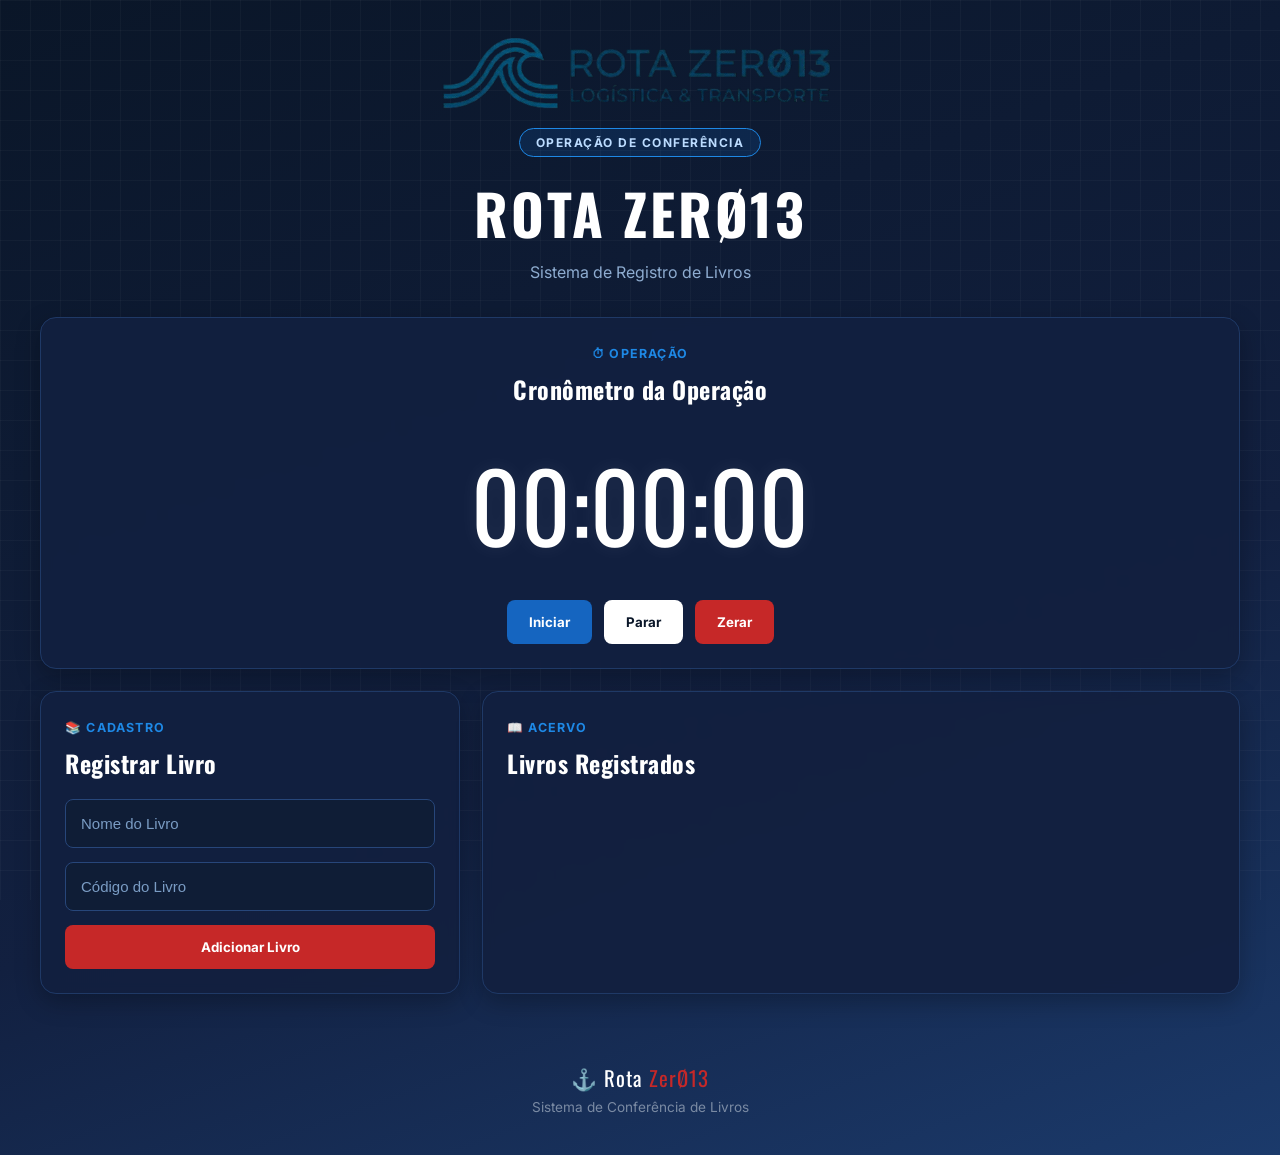
<file: index.html>
<!DOCTYPE html>
<html lang="pt-BR">
<head>

<meta charset="UTF-8">

<meta name="viewport"
content="width=device-width, initial-scale=1.0, maximum-scale=1.0, user-scalable=no">

<title>Rota Zer013 - Conferência de Livros</title>

<link href="https://fonts.googleapis.com/css2?family=Inter:wght@400;500;600;700&family=Oswald:wght@400;600;700&display=swap" rel="stylesheet">

<link rel="stylesheet" href="style.css">

</head>

<body>

<div class="background-grid"></div>

<header>

  <div class="logo-container">

    <img src="rota013.png" alt="Logo Rota">

    <div class="hero-badge">
      Operação de Conferência
    </div>

    <h1>ROTA ZERØ13</h1>

    <p class="subtitle">
      Sistema de Registro de Livros
    </p>

  </div>

</header>

<main>

  <!-- CRONÔMETRO -->

  <section class="timer-section">

    <div class="section-tag">
      ⏱ OPERAÇÃO
    </div>

    <h2>
      Cronômetro da Operação
    </h2>

    <div id="timer">
      00:00:00
    </div>

    <div class="buttons">

      <button id="startBtn">
        Iniciar
      </button>

      <button id="stopBtn">
        Parar
      </button>

      <button id="resetBtn">
        Zerar
      </button>

    </div>

  </section>

  <!-- FORM -->

  <section class="form-section">

    <div class="section-tag">
      📚 CADASTRO
    </div>

    <h2>
      Registrar Livro
    </h2>

    <form id="productForm">

      <input
      type="text"
      id="nome"
      placeholder="Nome do Livro"
      oninput="primeiraMaiuscula(this)"
      required>

      <input
      type="text"
      id="codigo"
      placeholder="Código do Livro"
      required>

      <button type="submit">
        Adicionar Livro
      </button>

    </form>

  </section>

  <!-- LISTA -->

  <section class="list-section">

    <div class="section-tag">
      📖 ACERVO
    </div>

    <h2>
      Livros Registrados
    </h2>

    <div id="productList"></div>

  </section>

</main>

<footer>

  <div class="footer-logo">
    ⚓ Rota <span>ZerØ13</span>
  </div>

  <p>
    Sistema de Conferência de Livros
  </p>

</footer>

<script src="script.js"></script>

</body>
</html>
</file>
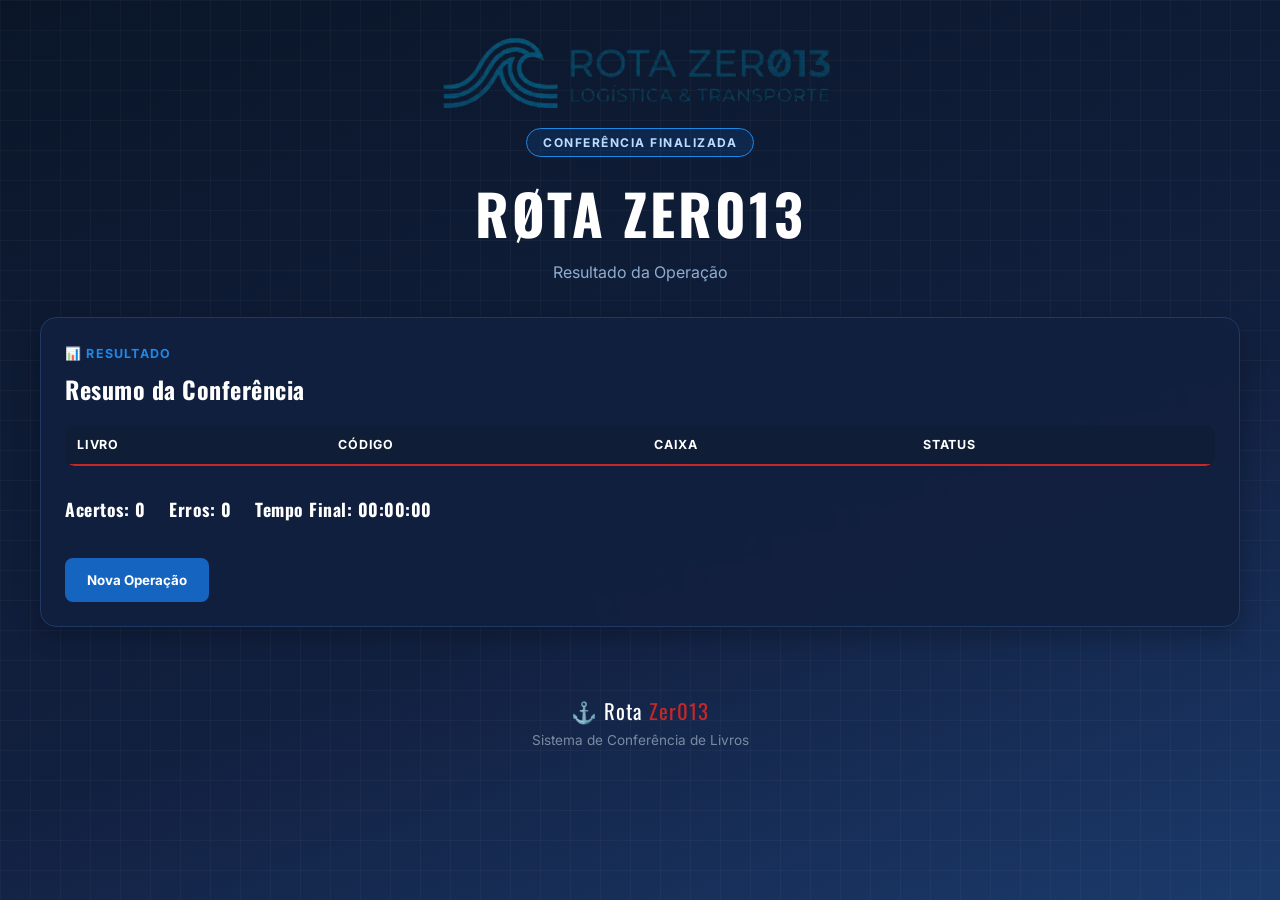
<file: resultado.html>
<!DOCTYPE html>
<html lang="pt-BR">
<head>

<meta charset="UTF-8">

<meta name="viewport"
content="width=device-width, initial-scale=1.0, maximum-scale=1.0, user-scalable=no">

<title>Rota Zer013 - Resultado</title>

<link href="https://fonts.googleapis.com/css2?family=Inter:wght@400;500;600;700&family=Oswald:wght@400;600;700&display=swap" rel="stylesheet">

<link rel="stylesheet" href="style.css">

</head>

<body>

<div class="background-grid"></div>

<header>

  <div class="logo-container">

    <img src="rota013.png" alt="Logo Rota">

    <div class="hero-badge">
      Conferência Finalizada
    </div>

    <h1>RØTA ZER013</h1>

    <p class="subtitle">
      Resultado da Operação
    </p>

  </div>

</header>

<main>

  <section class="card full-section">

    <div class="section-tag">
      📊 RESULTADO
    </div>

    <h2>
      Resumo da Conferência
    </h2>

    <div id="res"></div>

    <button class="btn-primary" onclick="location.href='index.html'">
      Nova Operação
    </button>

  </section>

</main>

<footer>

  <div class="footer-logo">
    ⚓ Rota <span>Zer013</span>
  </div>

  <p>
    Sistema de Conferência de Livros
  </p>

</footer>

<script>
const dados=JSON.parse(localStorage.getItem('resultadoLivros')||'[]');
const tempo=localStorage.getItem('tempoFinal')||'00:00:00';
let html='<table><tr><th>Livro</th><th>Código</th><th>Caixa</th><th>Status</th></tr>';
let ac=0,er=0;
dados.forEach(d=>{
if(d.correto) ac++; else er++;
html+=`<tr class="${d.correto?'ok':'erro'}"><td>${d.nome}</td><td>${d.codigo}</td><td>${d.caixa}</td><td>${d.correto?'✅ Correto':'❌ Incorreto'}</td></tr>`;
});
html+='</table>';
html+=`<h2>Acertos: ${ac}</h2><h2>Erros: ${er}</h2><h2>Tempo Final: ${tempo}</h2>`;
document.getElementById('res').innerHTML=html;
</script>

</body>
</html>
</file>
<file: style.css>
@import url('https://fonts.googleapis.com/css2?family=Inter:wght@400;600;700&family=Oswald:wght@400;600;700&display=swap');

*{
  margin:0;
  padding:0;
  box-sizing:border-box;
  -webkit-tap-highlight-color:transparent;
}

:root{
  --navy:#0a1628;
  --navy2:#122040;
  --red:#c62828;
  --red-light:#e53935;
  --blue:#1565c0;
  --blue-light:#1e88e5;
  --green:#00c853;
  --white:#ffffff;
  --off:#f4f6fb;
  --gray:#e8ecf4;
  --muted:#7a8aa3;
}

html{
  scroll-behavior:smooth;
}

body{
  background:linear-gradient(
    160deg,
    var(--navy) 0%,
    var(--navy2) 60%,
    #1b3a6b 100%
  );
  color:white;
  font-family:'Inter',sans-serif;
  min-height:100vh;
  overflow-x:hidden;
  padding:20px;
}

/* FUNDO */

.background-grid{
  position:fixed;
  inset:0;
  z-index:-1;

  background:
  linear-gradient(rgba(255,255,255,.03) 1px, transparent 1px),
  linear-gradient(90deg, rgba(255,255,255,.03) 1px, transparent 1px);

  background-size:30px 30px;
}

/* HEADER */

header{
  text-align:center;
  margin-bottom:35px;
}

.logo-container{
  display:flex;
  flex-direction:column;
  align-items:center;
  justify-content:center;
}

.logo-container img{
  width:400px;
  max-width:95%;
  margin-bottom:10px;
}

header h1{
  font-family:'Oswald',sans-serif;
  font-size:42px;
  letter-spacing:3px;
  color:white;
}

.subtitle{
  margin-top:8px;
  color:#8eacd0;
}

/* BADGE */

.hero-badge{
  display:inline-block;

  background:rgba(21,101,192,.18);

  border:1px solid var(--blue-light);

  color:#bcdcff;

  font-size:.75rem;
  font-weight:700;
  letter-spacing:1.5px;
  text-transform:uppercase;

  padding:6px 16px;

  border-radius:999px;

  margin-bottom:14px;
}

/* MAIN */

main{
  width:100%;
  max-width:1200px;
  margin:auto;

  display:grid;
  grid-template-columns:1fr;
  gap:22px;
}

/* CARDS */

section{
  background:rgba(18,32,64,.95);

  border:1px solid #1f3966;

  border-radius:16px;

  padding:24px;

  box-shadow:
  0 8px 24px rgba(0,0,0,.25);

  backdrop-filter:blur(6px);
}

.full-section{
  grid-column:1/-1;
}

/* TAG DE SEÇÃO */

.section-tag{
  display:inline-block;

  font-size:.78rem;
  font-weight:700;
  letter-spacing:1.2px;
  text-transform:uppercase;

  color:var(--blue-light);

  margin-bottom:10px;
}

/* TITULOS */

h2{
  font-family:'Oswald',sans-serif;
  font-size:1.5rem;
  margin-bottom:18px;
  color:white;
  letter-spacing:.5px;
}

/* TIMER */

.timer-section{
  text-align:center;
}

#timer{
  font-family:'Oswald',sans-serif;
  font-size:clamp(3rem,10vw,6rem);
  color:white;

  margin:25px 0;

  text-shadow:
  0 0 20px rgba(255,255,255,.08);
}

/* BOTÕES */

.buttons{
  display:flex;
  justify-content:center;
  gap:12px;
  flex-wrap:wrap;
}

button{
  border:none;
  border-radius:8px;

  padding:14px 22px;

  font-family:'Inter',sans-serif;
  font-weight:700;

  cursor:pointer;

  transition:.25s;
}

button:hover{
  transform:translateY(-2px);
}

button:active{
  transform:scale(.96);
}

/* START */

#startBtn{
  background:var(--blue);
  color:white;
}

/* STOP */

#stopBtn{
  background:white;
  color:var(--navy);
}

/* RESET */

#resetBtn{
  background:var(--red);
  color:white;
}

/* BOTÃO GENÉRICO PRIMÁRIO (ex: Nova Operação) */

.btn-primary{
  background:var(--blue);
  color:white;
  margin-top:18px;
}

/* FORM */

form{
  display:flex;
  flex-direction:column;
  gap:14px;
}

input{
  width:100%;

  padding:15px;

  border-radius:8px;

  border:1px solid #27467a;

  background:#0f1d36;

  color:white;

  font-size:15px;

  transition:.25s;
}

input::placeholder{
  color:#7a9cc4;
}

input:focus{
  outline:none;

  border-color:var(--blue-light);

  box-shadow:
  0 0 0 3px rgba(30,136,229,.15);
}

/* BOTÃO FORM */

button[type="submit"]{
  background:var(--red);
  color:white;
}

/* LISTA */

#productList{
  display:flex;
  flex-direction:column;
  gap:14px;
}

/* ITEM DA LISTA (registros do script.js) */

.item{
  background:#0f1d36;

  border-left:5px solid var(--red);

  border-radius:12px;

  padding:16px 18px;

  transition:.25s;

  animation:fade .3s ease;

  box-shadow:
  0 4px 12px rgba(0,0,0,.18);

  color:#a8bcd8;

  line-height:1.6;
}

.item:hover{
  transform:translateX(4px);
}

.item strong{
  font-family:'Oswald',sans-serif;
  color:white;
  font-size:1.1rem;
}

/* STATUS (caso usado em outros itens) */

.ok{
  border-left-color:var(--green);
}

.erro{
  border-left-color:var(--red);
}

/* TABELA DE RESULTADO */

table{
  width:100%;
  border-collapse:collapse;
  margin-top:10px;
  margin-bottom:20px;

  overflow:hidden;
  border-radius:10px;
}

th{
  background:#0f1d36;
  color:white;

  text-transform:uppercase;
  font-size:.78rem;
  letter-spacing:.8px;

  padding:12px;

  text-align:left;

  border-bottom:2px solid var(--red);
}

td{
  padding:12px;

  border-bottom:1px solid #1f3966;

  color:#cfe0fb;
}

tr.ok td{
  background:rgba(0,200,83,.07);
}

tr.erro td{
  background:rgba(198,40,40,.07);
}

tr:hover td{
  background:rgba(255,255,255,.03);
}

/* TITULOS DE RESUMO (Acertos / Erros / Tempo) */

#res h2{
  display:inline-block;

  font-size:1.1rem;

  margin-right:24px;

  margin-top:10px;
}

/* ANIMAÇÃO */

@keyframes fade{
  from{
    opacity:0;
    transform:translateY(10px);
  }

  to{
    opacity:1;
    transform:translateY(0);
  }
}

/* FOOTER */

footer{
  text-align:center;

  margin-top:40px;

  padding:28px 0 10px;

  color:var(--muted);

  font-size:.85rem;
}

.footer-logo{
  font-family:'Oswald',sans-serif;
  font-size:1.3rem;
  letter-spacing:1px;
  color:white;

  margin-bottom:6px;
}

.footer-logo span{
  color:var(--red);
}

/* TABLET */

@media(min-width:768px){

  body{
    padding:30px;
  }

  main{
    grid-template-columns:1fr 1fr;
  }

  .timer-section{
    grid-column:1/3;
  }

  .list-section{
    grid-column:1/3;
  }
}

/* DESKTOP */

@media(min-width:1200px){

  main{
    grid-template-columns:420px 1fr;
  }

  .timer-section{
    grid-column:1/3;
  }

  .form-section{
    height:fit-content;
  }

  .list-section{
    grid-column:auto;
  }

  header h1{
    font-size:56px;
  }
}
</file>
